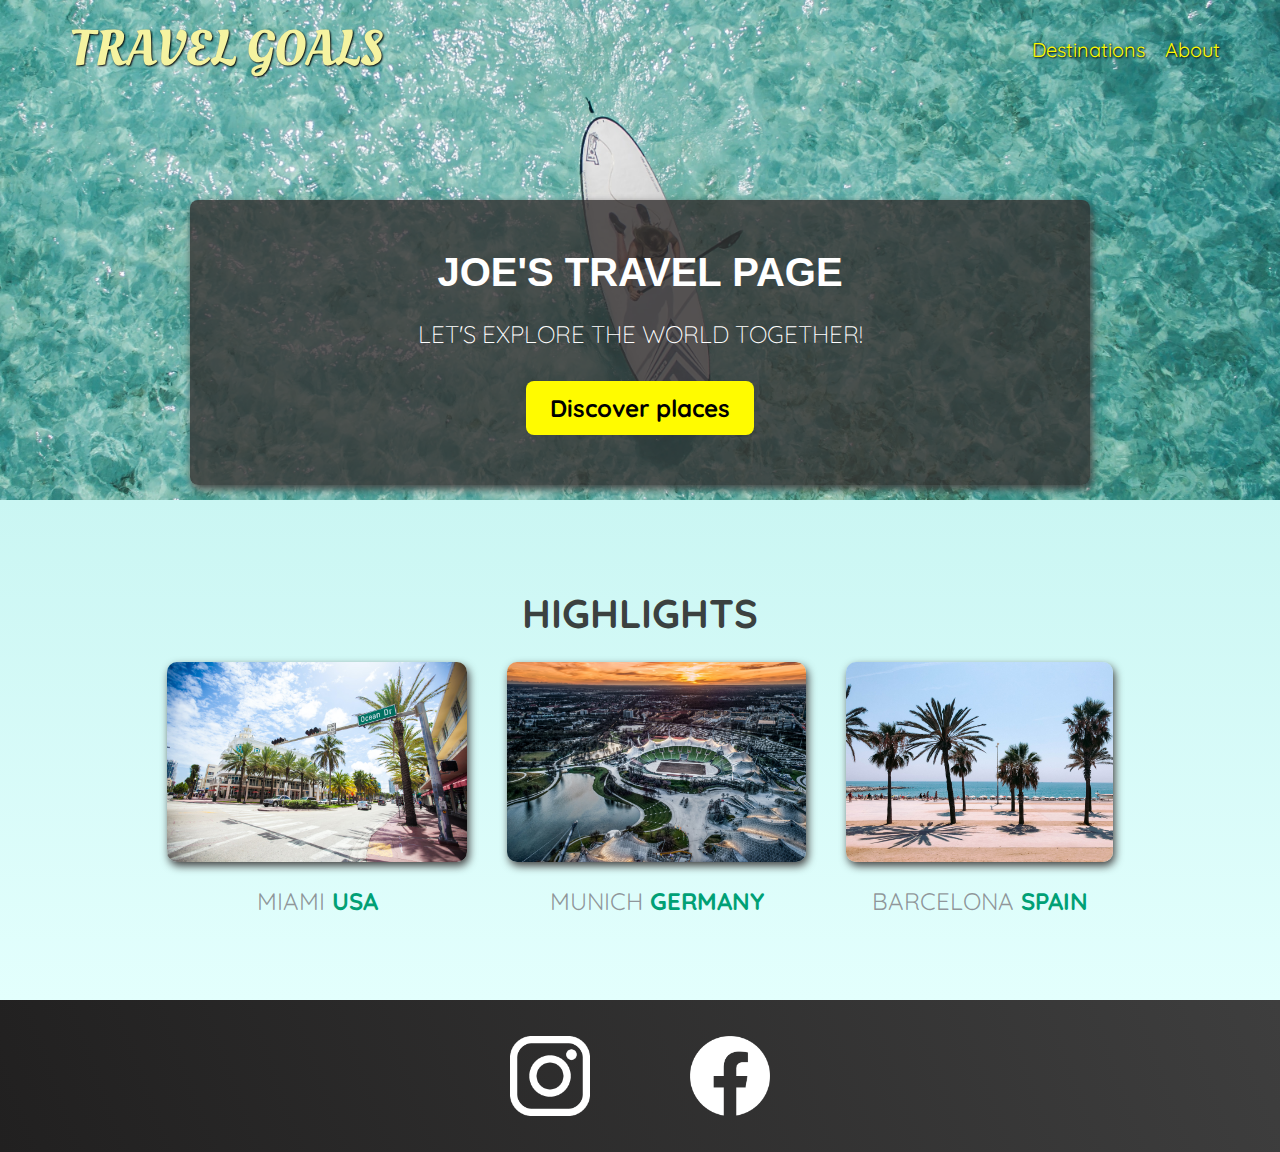
<file: index.html>
<!DOCTYPE html>
<html lang="en">
  <head>
    <meta charset="UTF-8" />
    <link rel="stylesheet" href="styles.css" />
    <link rel="stylesheet" href="shared.css" />
    <link
      href="https://fonts.googleapis.com/css2?family=Raleway:wght@700&family=Oleo+Script:wght@700&family=Quicksand:wght@300;500;700&display=swap"
      rel="stylesheet"
    />
    <title>Travel Goals</title>
  </head>
  <body>
    <header>
      <div id="page-logo">
        <a href="/index.html">Travel Goals</a>
      </div>
      <nav>
        <ul>
          <li><a href="/places.html">Destinations</a></li>
          <li><a href=" ">About</a></li>
        </ul>
      </nav>
    </header>
    <main>
      <section id="hero">
        <div id="hero-content">
          <h1>Joe's Travel Page</h1>
          <p>Let's explore the world together!</p>
          <a href="/index.html">Discover places</a>
        </div>
      </section>
      <section id="highlights">
        <h2>highlights</h2>
        <ul id="destinations">
          <li class="destinations">
            <img src="/images/places/miami.jpg" alt="miami" />
            <p>miami <strong>usa</strong></p>
          </li>
          <li class="destinations">
            <img src="/images/places/munich.jpg" alt="munich" />
            <p>munich <strong>germany</strong></p>
          </li>
          <li class="destinations">
            <img src="/images/places/barcelona.jpg" alt="barcelona" />
            <p>barcelona <strong>spain</strong></p>
          </li>
        </ul>
      </section>
    </main>
    <footer>
      <ul>
        <li>
          <a href="https://www.instagram.com" target="_blank"
            ><img src="/images/icons/insta.png" alt="instagram"
          /></a>
        </li>
        <li>
          <a href="https://www.facebook.com" target="_blank"
            ><img src="/images/icons/facebook.png" alt="facebook"
          /></a>
        </li>
      </ul>
    </footer>
  </body>
</html>
</file>
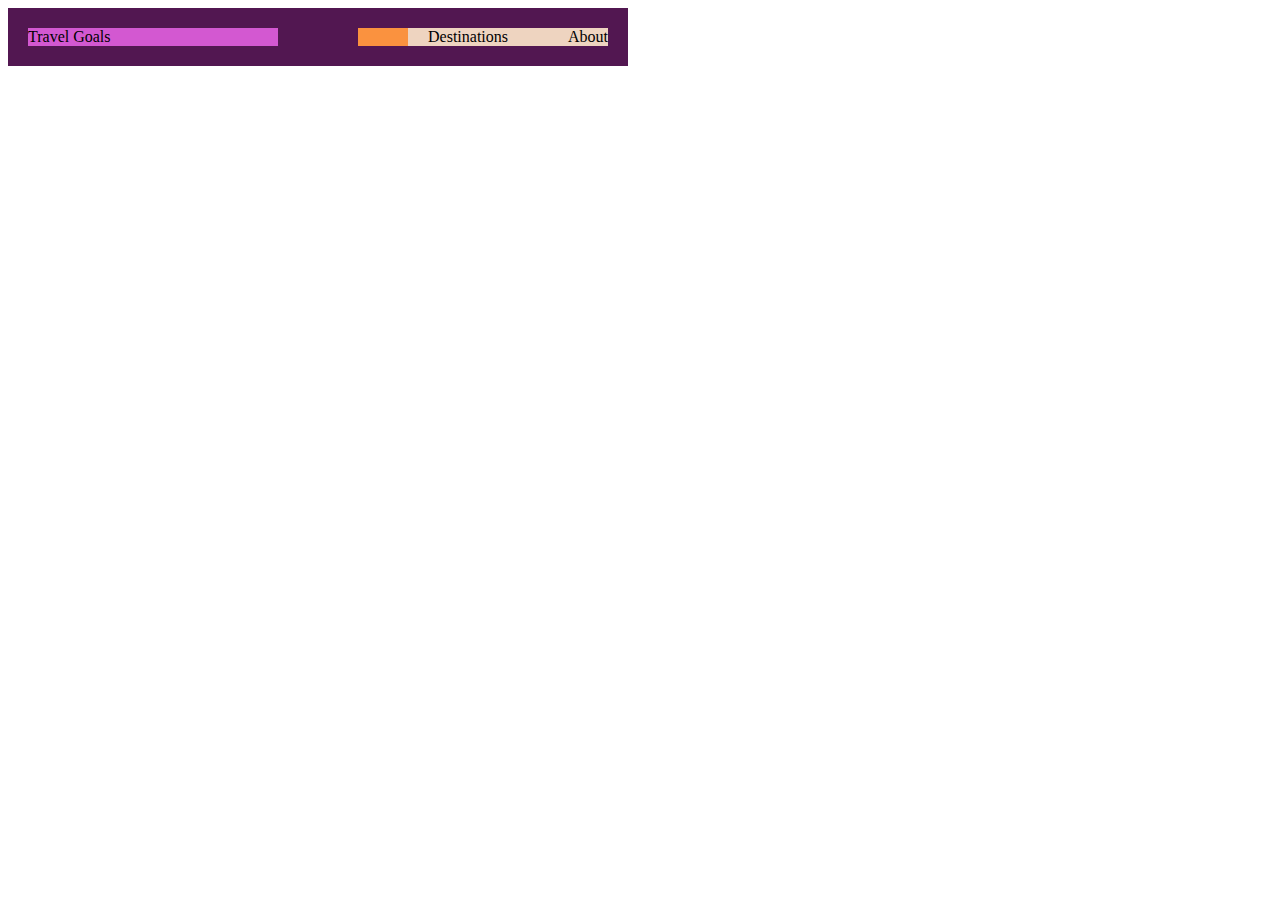
<file: flex-box-practice/index.html>
<!DOCTYPE html>
<html lang="en">
  <head>
    <meta charset="UTF-8" />
    <link rel="stylesheet" href="styles.css" />
    <title>Flexbox</title>
  </head>
  <body>
    <header id="container">
      <div>
        <p>Travel Goals</p>
      </div>
      <nav>
        <ul>
          <li>Destinations</li>
          <li>About</li>
        </ul>
      </nav>
    </header>
  </body>
</html>
</file>
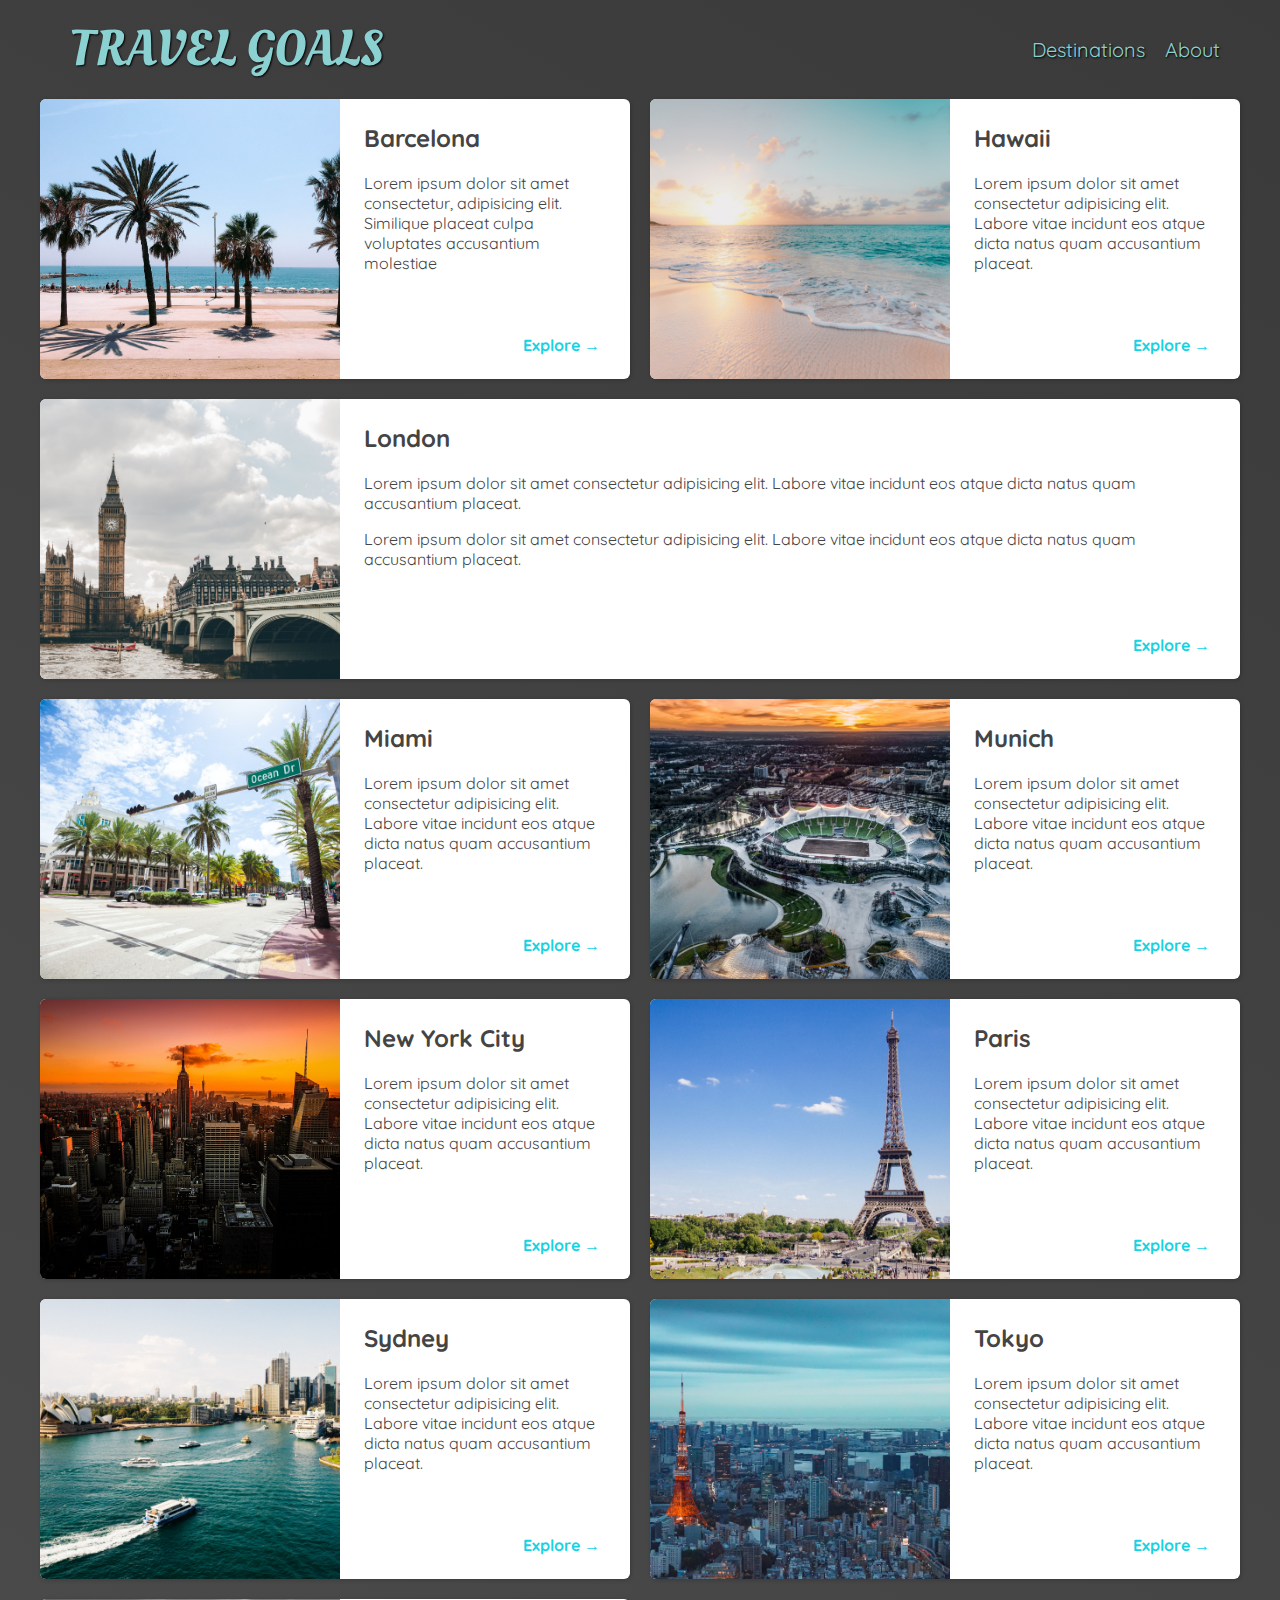
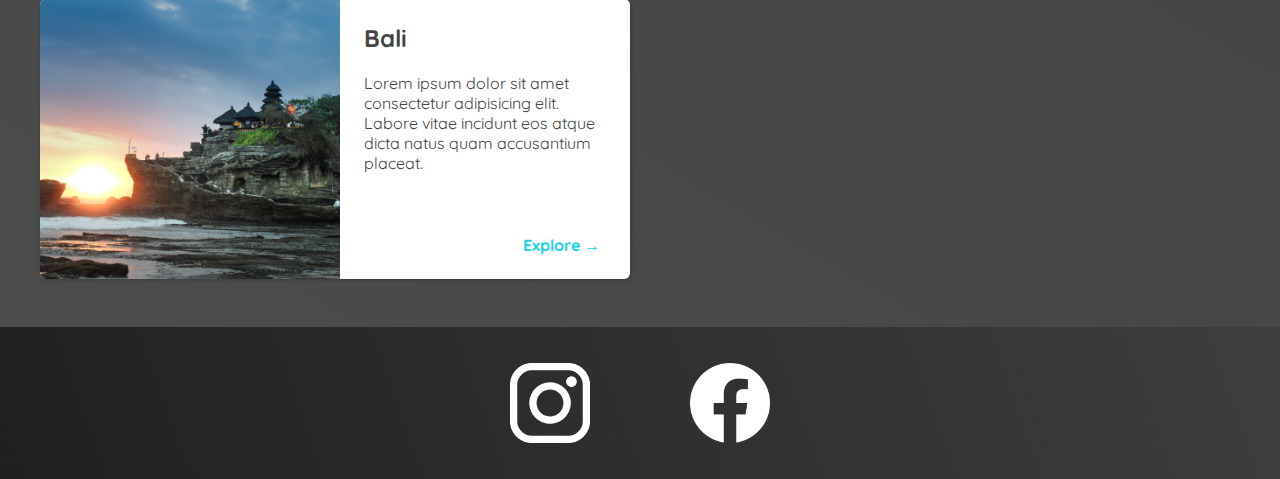
<file: places.html>
<!DOCTYPE html>
<html lang="en">
  <head>
    <meta charset="UTF-8" />
    <link rel="stylesheet" href="shared.css" />
    <link rel="stylesheet" href="places.css" />
    <link
      href="https://fonts.googleapis.com/css2?family=Raleway:wght@700&family=Oleo+Script:wght@700&family=Quicksand:wght@300;500;700&display=swap"
      rel="stylesheet"
    />
    <title>Travel Goals</title>
  </head>

  <body>
    <header>
      <div id="page-logo">
        <a href="/index.html">Travel Goals</a>
      </div>
      <nav>
        <ul>
          <li><a href="/places.html">Destinations</a></li>
          <li><a href=" ">About</a></li>
        </ul>
      </nav>
    </header>
    <main>
      <ul>
          <li>
            <img src="/images/places/barcelona.jpg" alt="Barcelona beach" />
            <div class="item-content">
              <div class="explanations">
                <h2>Barcelona</h2>
                <p>
                  Lorem<!-- dummy text generater -->
                  ipsum dolor sit amet consectetur, adipisicing elit. Similique
                  placeat culpa voluptates accusantium molestiae
                </p>
              </div>
              <div class="actions">
                <a href="https://en.wikipedia.org/wiki/Barcelona"
                  ><strong>Explore &#x2192 <!-- unicode arrow --></strong></a
                >
              </div>
            </div>
          </li>
          <li>
            <img src="images/places/hawaii.jpg" alt="Hawaii beach" />
            <div class="item-content">
              <div>
                <h2>Hawaii</h2>
                <p>
                  Lorem ipsum dolor sit amet consectetur adipisicing elit.
                  Labore vitae incidunt eos atque dicta natus quam accusantium
                  placeat.
                </p>
              </div>
              <div class="actions">
                <a href="https://en.wikipedia.org/wiki/Hawaii"
                  ><strong>Explore &#x2192 <!-- unicode arrow --></strong></a
                >
              </div>
            </div>
          </li>
        <li>
          <img src="images/places/london.jpg" alt="London city" />
          <div class="item-content">
            <div>
              <h2>London</h2>
              <p>
                Lorem ipsum dolor sit amet consectetur adipisicing elit. Labore
                vitae incidunt eos atque dicta natus quam accusantium placeat.
              </p>
              <p>
                Lorem ipsum dolor sit amet consectetur adipisicing elit. Labore
                vitae incidunt eos atque dicta natus quam accusantium placeat.
              </p>
            </div>
            <div class="actions">
              <a href="https://en.wikipedia.org/wiki/London"
                ><strong>Explore &#x2192 <!-- unicode arrow --></strong></a
              >
            </div>
          </div>
        </li>
        <li>
          <img src="images/places/miami.jpg" alt="Miami streets" />
          <div class="item-content">
            <div>
              <h2>Miami</h2>
              <p>
                Lorem ipsum dolor sit amet consectetur adipisicing elit. Labore
                vitae incidunt eos atque dicta natus quam accusantium placeat.
              </p>
            </div>
            <div class="actions">
              <a href="https://en.wikipedia.org/wiki/Miami"
                ><strong>Explore &#x2192 <!-- unicode arrow --></strong></a
              >
            </div>
          </div>
        </li>
        <li>
          <img src="images/places/munich.jpg" alt="Munich football stadium" />
          <div class="item-content">
            <div>
              <h2>Munich</h2>
              <p>
                Lorem ipsum dolor sit amet consectetur adipisicing elit. Labore
                vitae incidunt eos atque dicta natus quam accusantium placeat.
              </p>
            </div>
            <div class="actions">
              <a href="https://en.wikipedia.org/wiki/Munich"
                ><strong>Explore &#x2192 <!-- unicode arrow --></strong></a
              >
            </div>
          </div>
        </li>
        <li>
          <img
            src="images/places/new-york-city.jpg"
            alt="New York City skyline"
          />
          <div class="item-content">
            <div>
              <h2>New York City</h2>
              <p>
                Lorem ipsum dolor sit amet consectetur adipisicing elit. Labore
                vitae incidunt eos atque dicta natus quam accusantium placeat.
              </p>
            </div>
            <div class="actions">
              <a href="https://en.wikipedia.org/wiki/New_York_City"
                ><strong>Explore &#x2192 <!-- unicode arrow --></strong></a
              >
            </div>
          </div>
        </li>
        <li>
          <img src="images/places/paris.jpg" alt="Paris city" />
          <div class="item-content">
            <div>
              <h2>Paris</h2>
              <p>
                Lorem ipsum dolor sit amet consectetur adipisicing elit. Labore
                vitae incidunt eos atque dicta natus quam accusantium placeat.
              </p>
            </div>
            <div class="actions">
              <a href="https://en.wikipedia.org/wiki/Paris"
                ><strong>Explore &#x2192 <!-- unicode arrow --></strong></a
              >
            </div>
          </div>
        </li>
        <li>
          <img src="images/places/sydney.jpg" alt="Sydney beach" />
          <div class="item-content">
            <div>
              <h2>Sydney</h2>
              <p>
                Lorem ipsum dolor sit amet consectetur adipisicing elit. Labore
                vitae incidunt eos atque dicta natus quam accusantium placeat.
              </p>
            </div>
            <div class="actions">
              <a href="https://en.wikipedia.org/wiki/Sydney"
                ><strong>Explore &#x2192 <!-- unicode arrow --></strong></a
              >
            </div>
          </div>
        </li>
        <li>
          <img src="images/places/tokyo.jpg" alt="Tokyo skyline" />
          <div class="item-content">
            <div>
              <h2>Tokyo</h2>
              <p>
                Lorem ipsum dolor sit amet consectetur adipisicing elit. Labore
                vitae incidunt eos atque dicta natus quam accusantium placeat.
              </p>
            </div>
            <div class="actions">
              <a href="https://en.wikipedia.org/wiki/Tokyo"
                ><strong>Explore &#x2192 <!-- unicode arrow --></strong></a
              >
            </div>
          </div>
        </li>
        <li>
          <img src="images/places/bali.jpg" alt="Bali beach" />
          <div class="item-content">
            <div>
              <h2>Bali</h2>
              <p>
                Lorem ipsum dolor sit amet consectetur adipisicing elit. Labore
                vitae incidunt eos atque dicta natus quam accusantium placeat.
              </p>
            </div>
            <div class="actions">
              <a href="https://en.wikipedia.org/wiki/Bali"
                ><strong>Explore &#x2192 <!-- unicode arrow --></strong></a
              >
            </div>
          </div>
        </li>
      </ul>
    </main>
    <footer>
      <ul>
        <li>
          <a href="https://www.instagram.com" target="_blank"
            ><img src="/images/icons/insta.png" alt="instagram"
          /></a>
        </li>
        <li>
          <a href="https://www.facebook.com" target="_blank"
            ><img src="/images/icons/facebook.png" alt="facebook"
          /></a>
        </li>
      </ul>
    </footer>
  </body>
</html>
</file>
<file: styles.css>
#hero {
  height: 500px;
  background-image: url("/images/places/ocean.jpg");
  background-position: center;
  background-size: cover; /*size adj fit on the box*/
}

#hero-content {
  width: 900px;
  background-color: rgba(51, 47, 47, 0.8);
  box-shadow: 2px 4px 8px rgb(68, 67, 67);
  border-radius: 8px;
  text-align: center;
  padding: 50px 0;
  margin: 0 auto;
  position: relative;
  top: 200px;
}

#hero-content h1 {
  font-size: 40px;
  color: white;
  font-family: "Railway", sans-serif;
  text-transform: uppercase;
  margin: 0;
}

#hero-content p {
  color: white;
  text-transform: uppercase;
  font-size: 24px;
  font-weight: 300;
  /* margin-bottom: 32px; */
  margin-bottom: 0;
}

#hero-content a {
  text-decoration: none;
  background-color: rgb(255, 251, 0);
  padding: 12px 24px;
  color: black;
  font-size: 24px;
  font-weight: bold;
  border-radius: 8px;
  margin-top: 32px;
  display: inline-block;
  /* box-shadow: 2px 2px 5px rgb(195, 177, 45);
  border: 2px rgb(214, 40, 138) dashed; */
}

#hero-content a:hover {
  background-color: rgb(250, 230, 0);
}

#highlights {
  padding: 24px; /* remove space between hero and highlights */
  background: linear-gradient(0deg, rgb(227, 255, 253), rgb(202, 246, 243));
}
#highlights h2 {
  text-transform: uppercase;
  text-align: center;
  font-size: 40px;
  color: rgb(59, 65, 64);
  margin: 24px auto;
  padding-top: 40px;
}

#destinations {
  display: flex; 
  margin-top: 0px;
  margin-bottom: 40px;
  width: 100%;
  justify-content: center; /*align images to the center of the line*/
}
.destinations p {
  text-transform: uppercase;
  text-align: center;
  font-size: 24px;
  color: rgba(122, 122, 127, 0.781);
  margin: 20px;
}
.destinations strong {
  color: rgb(0, 160, 117);
}
.destinations {
  margin: 0 20px;
}
.destinations img {
  width: 100%;
  height: 200px;
  box-shadow: 2px 4px 8px rgb(68, 67, 67);
  border-radius: 10px;
  object-fit: cover; /*otherwise image cropped*/
}
</file>
<file: shared.css>
body {
  font-family: "Quicksand", sans-serif;
  margin: 0;
}
header {
  display: flex;
  align-items: center;
  justify-content: space-between;
  padding: 15px 60px;
  position: absolute;
  box-sizing: border-box;
  width: 100%;
}

ul {
  list-style: none;
  margin: 0;
  padding: 0;
}
header ul {
  display: flex;
}
header li {
  margin-left: 20px;
}
header a {
  color: rgb(255, 251, 0);
  text-decoration: none;
  font-size: 20px;
  text-shadow: 1px 1px 2px rgba(0, 0, 0, 2);
  border-radius: 6px;
  /* padding: 5px 10px; */
}
header nav a:hover {
  color: rgb(77, 77, 77);
  background-color: rgb(255, 251, 0);
}
#page-logo a {
  padding: 10px;
  font-family: "Oleo Script", sans-serif;
  color: rgb(245, 243, 160);
  font-size: 50px;
  text-decoration: none;
  text-transform: uppercase;
  text-shadow: 1px 1px 2px rgb(0, 0, 0);
}

footer {
  padding: 36px 0;
  background: linear-gradient(70deg, rgb(33, 32, 32), rgb(62, 62, 62));
}
footer ul {
  display: flex;
  justify-content: center;
  /* padding: 40px; */
}
footer li {
  height: 80px;
  width: 80px;
  margin: 0 50px;
}

footer img {
  width: 100%;
  height: 100%;
}
</file>
<file: flex-box-practice/styles.css>
#container {
    background-color: rgb(82, 23, 81);
    padding: 10px;
    width: 600px;
    display: flex;
    align-items: center;
    justify-content: space-between;
    /* flex-direction: row;
    flex-wrap: nowrap;
    flex-flow: row-reverse nowrap; */
  }
  
  p {
    background-color: rgb(211, 88, 209);
    margin: 10px;
    width: 250px;
  }
  
  ul {
    background-color: rgb(250, 146, 63);
    list-style: none;
    width: 250px;
    margin: 10px;
    padding: 0;
    display: flex;
    justify-content: flex-end;
    text-align: right;
}

li {
    background-color: rgb(238, 212, 192);
    width: 100px;
  }
</file>
<file: places.css>
header {
  position: static; /* overwrite absolute position from shared.css */
}
header a {
  color: rgb(139, 209, 209);
}

header nav a:hover {
  background-color: rgb(139, 209, 209);
  color: rgb(59, 59, 59);
}

#page-logo a {
  color: rgb(139, 209, 209);
}

body {
  background: linear-gradient(30deg, rgb(77, 77, 77), rgb(58, 58, 58));
  color: rgb(68, 68, 68);
}
main ul {
  width: 1200px;
  margin: 0 auto 48px auto;
  display: grid;
  grid-template-columns: 1fr 1fr;
  gap: 20px 20px;
}

li:nth-of-type(3) {
  grid-column: 1 / span 2;
}

main li img {
  width: 300px;
  height: 280px;
  object-fit: cover;
}
main li {
  background-color: white;
  display: flex;
  box-shadow: 1px 1px 4px rgba(0, 0, 0, 0.2);
  border-radius: 6px;
  overflow: hidden; /* border-radius adapt on img */
  width: 100%;
}

.item-content {
  padding: 24px;
  display: flex;
  flex-direction: column;
  justify-content: space-between;
}

.item-content h2 {
  margin-top: 0;
}
.actions {
  text-align: right;
}

.actions a {
  text-decoration: none;
  padding: 6px;
  color: rgb(22, 211, 228);
  border-radius: 3px;
}

.actions a:hover {
  background-color: rgb(235, 253, 255);
}
</file>
